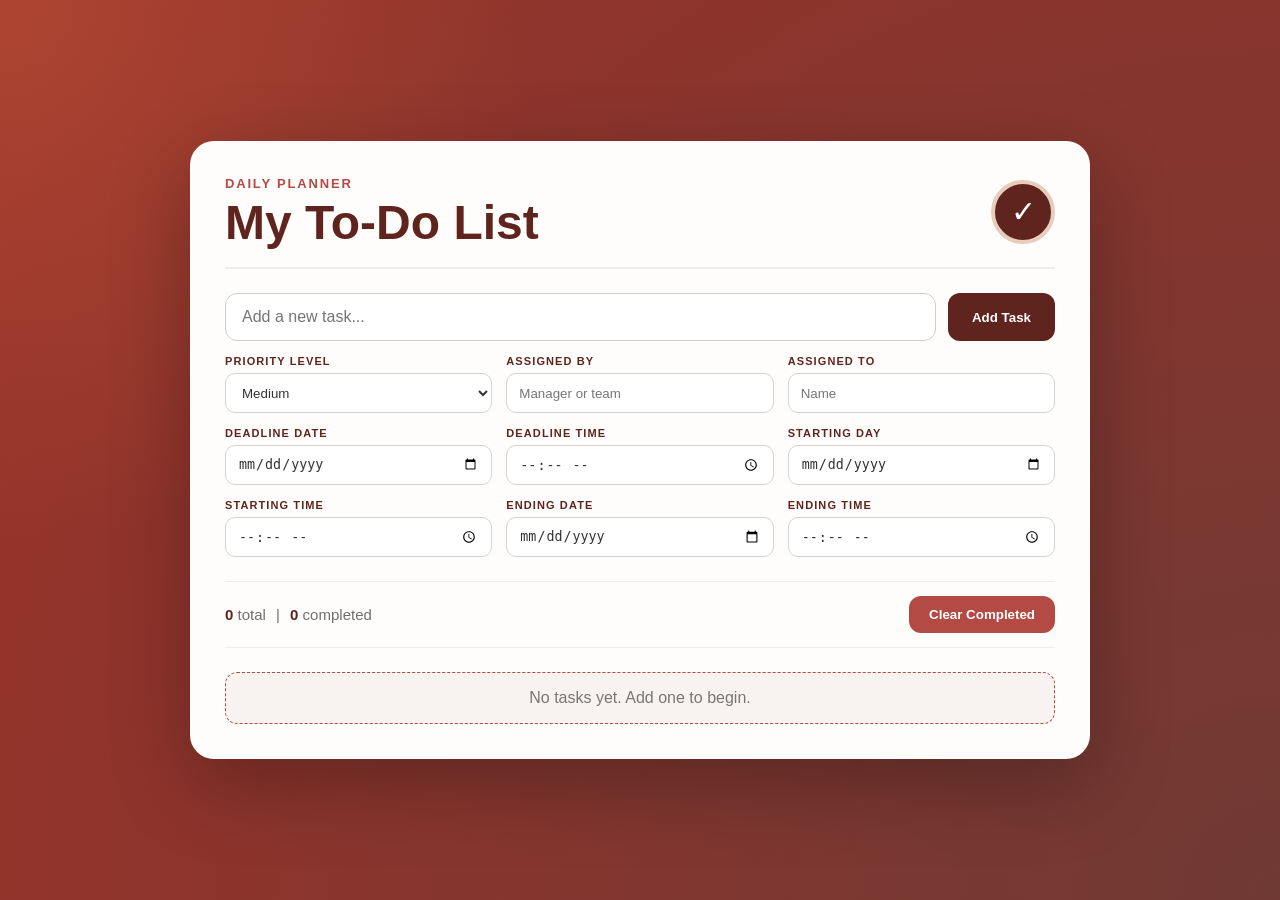
<file: 2026-08-August/Task2/todo-app/index.html>
<!DOCTYPE html>
<html lang="en">
<head>
  <meta charset="UTF-8" />
  <meta name="viewport" content="width=device-width, initial-scale=1.0" />
  <title>My To-Do List</title>
  <link rel="stylesheet" href="style.css" />
</head>
<body>
  <div class="app-wrapper">
    <section class="todo-app">
      <header class="app-header">
        <div>
          <p class="eyebrow">Daily Planner</p>
          <h1>My To-Do List</h1>
        </div>
        <div class="header-icon" aria-hidden="true">
          <span>✓</span>
        </div>
      </header>

      <section class="task-form-section">
        <div class="input-group task-title-row">
          <label class="sr-only" for="taskInput">Task name</label>
          <input type="text" id="taskInput" placeholder="Add a new task..." autocomplete="off" />
          <button id="addBtn" class="primary-btn">Add Task</button>
        </div>

        <div class="task-form-grid">
          <div class="field-group">
            <label for="priorityInput">Priority level</label>
            <select id="priorityInput">
              <option value="High">High</option>
              <option value="Medium" selected>Medium</option>
              <option value="Low">Low</option>
            </select>
          </div>

          <div class="field-group">
            <label for="assignedByInput">Assigned by</label>
            <input type="text" id="assignedByInput" placeholder="Manager or team" />
          </div>

          <div class="field-group">
            <label for="assignedToInput">Assigned to</label>
            <input type="text" id="assignedToInput" placeholder="Name" />
          </div>

          <div class="field-group">
            <label for="deadlineDateInput">Deadline date</label>
            <input type="date" id="deadlineDateInput" />
          </div>

          <div class="field-group">
            <label for="deadlineTimeInput">Deadline time</label>
            <input type="time" id="deadlineTimeInput" />
          </div>

          <div class="field-group">
            <label for="startDateInput">Starting day</label>
            <input type="date" id="startDateInput" />
          </div>

          <div class="field-group">
            <label for="startTimeInput">Starting time</label>
            <input type="time" id="startTimeInput" />
          </div>

          <div class="field-group">
            <label for="endDateInput">Ending date</label>
            <input type="date" id="endDateInput" />
          </div>

          <div class="field-group">
            <label for="endTimeInput">Ending time</label>
            <input type="time" id="endTimeInput" />
          </div>
        </div>
      </section>

      <section class="stats-bar">
        <div id="taskStats" class="task-stats">
          <span id="totalTasks">0</span> total
          <span class="divider">|</span>
          <span id="completedTasks">0</span> completed
        </div>
        <button id="clearCompletedBtn" class="secondary-btn">Clear Completed</button>
      </section>

      <section class="task-list-section">
        <ul id="taskList" class="task-list"></ul>
      </section>
    </section>
  </div>

  <script src="script.js"></script>
</body>
</html>
</file>
<file: 2026-08-August/Task2/todo-app/style.css>
* {
  box-sizing: border-box;
  margin: 0;
  padding: 0;
}

body {
  font-family: Arial, Helvetica, sans-serif;
  background:
    radial-gradient(circle at top left, rgba(231, 123, 73, 0.25), transparent 35%),
    radial-gradient(circle at bottom right, rgba(96, 36, 30, 0.90), rgba(149, 39, 29, 0.95));
  min-height: 100vh;
  color: #2c2c2c;
  display: flex;
  align-items: center;
  justify-content: center;
  padding: 28px;
}

.app-wrapper {
  width: min(100%, 900px);
}

.todo-app {
  background: #fffdfb;
  border-radius: 24px;
  padding: 34px;
  border: 1px solid rgba(255,255,255,.6);
  box-shadow: 0 25px 80px rgba(0,0,0,.28);
}

.app-header {
  display: flex;
  align-items: center;
  justify-content: space-between;
  border-bottom: 2px solid #eee;
  padding-bottom: 20px;
}

.eyebrow {
  color: #B34A44;
  font-size: 13px;
  font-weight: 800;
  letter-spacing: 0.14em;
  text-transform: uppercase;
}

h1 {
  margin-top: 8px;
  font-size: clamp(2rem, 5vw, 3rem);
  line-height: 1;
  color: #60241E;
}

.header-icon {
  width: 64px;
  height: 64px;
  display: grid;
  place-items: center;
  border-radius: 50%;
  background: #60241E;
  color: white;
  font-size: 30px;
  border: 4px solid #E7CDBB;
}

.task-form-section {
  margin-top: 24px;
}

.input-group {
  display: flex;
  gap: 12px;
  align-items: center;
}

.task-title-row {
  align-items: stretch;
}

#taskInput {
  flex: 1;
  height: 48px;
  border-radius: 12px;
  border: 1px solid #cfcfcf;
  padding: 0 16px;
  font-size: 16px;
  outline: none;
  transition: border-color 180ms ease, box-shadow 180ms ease;
}

#taskInput:focus {
  border-color: #E77B49;
  box-shadow: 0 0 0 3px rgba(231, 123, 73, 0.2);
}

.task-form-grid {
  display: grid;
  grid-template-columns: repeat(3, minmax(175px, 1fr));
  gap: 14px;
  margin-top: 14px;
}

.field-group {
  display: flex;
  flex-direction: column;
  gap: 6px;
}

.field-group label {
  color: #60241E;
  font-size: 11px;
  font-weight: 800;
  letter-spacing: 0.1em;
  text-transform: uppercase;
}

.field-group input,
.field-group select {
  height: 40px;
  border-radius: 10px;
  border: 1px solid #d4d4d4;
  padding: 0 12px;
  color: #333;
  background: white;
}

.field-group input:focus,
.field-group select:focus {
  border-color: #E77B49;
  outline: 2px solid rgba(231, 123, 73, 0.2);
}

button {
  border: none;
  cursor: pointer;
  font-weight: 700;
  transition: transform 160ms ease, filter 160ms ease, background 160ms ease;
}

button:hover {
  filter: brightness(0.96);
}

button:active {
  transform: scale(0.98);
}

.primary-btn {
  background: #60241E;
  color: white;
  height: 48px;
  padding-inline: 24px;
  border-radius: 12px;
}

.secondary-btn {
  background: #B34A44;
  color: white;
  padding: 11px 20px;
  border-radius: 12px;
}

.stats-bar {
  margin-top: 24px;
  display: flex;
  align-items: center;
  justify-content: space-between;
  gap: 18px;
  padding: 14px 0;
  border-top: 1px solid #eee;
  border-bottom: 1px solid #eee;
}

.task-stats {
  color: #707070;
  font-size: 15px;
}

.task-stats span:first-child,
.task-stats span:nth-child(3) {
  color: #60241E;
  font-weight: 900;
}

.divider {
  margin-inline: 6px;
}

.task-list-section {
  margin-top: 24px;
}

.task-list {
  list-style: none;
}

.task-item {
  display: flex;
  align-items: center;
  justify-content: space-between;
  gap: 12px;
  padding: 14px 12px;
  border-radius: 12px;
  background: #f8f8f8;
  border: 1px solid #eee;
  margin-bottom: 12px;
}

.task-text-wrap {
  flex: 1;
  display: flex;
  align-items: center;
  min-width: 0;
}

.task-text {
  color: #333;
  font-size: 16px;
  font-weight: 700;
  overflow-wrap: anywhere;
}

.task-title-row .task-text {
  color: #60241E;
}

.task-item.completed .task-text {
  color: #8d8d8d;
  text-decoration: line-through;
}

.task-item.completed {
  background: #ececea;
  border-color: #d8d8d8;
}

.task-card-body {
  display: flex;
  flex-direction: column;
  gap: 8px;
  flex: 1;
  min-width: 0;
}

.task-title-row {
  display: flex;
  align-items: center;
  justify-content: space-between;
  gap: 12px;
}

.task-overview {
  display: flex;
  align-items: center;
  gap: 10px;
  flex-wrap: wrap;
}

.priority-pill {
  display: inline-flex;
  align-items: center;
  padding: 5px 11px;
  border-radius: 999px;
  font-size: 11px;
  font-weight: 900;
  letter-spacing: 0.12em;
  color: white;
  background: #B34A44;
}

.priority-pill.high {
  background: #95271D;
}

.priority-pill.medium {
  background: #E77B49;
}

.priority-pill.low {
  background: #767676;
}

.task-details-grid {
  display: grid;
  grid-template-columns: repeat(2, minmax(180px, auto));
  gap: 8px 20px;
  color: #575757;
  font-size: 12px;
}

.task-detail {
  display: flex;
  align-items: center;
  gap: 6px;
}

.task-detail strong {
  color: #60241E;
}

.task-actions {
  display: flex;
  gap: 10px;
}

.complete-btn,
.delete-btn {
  padding: 9px 15px;
  border-radius: 10px;
  font-size: 13px;
}

.complete-btn {
  background: #E77B49;
  color: white;
}

.delete-btn {
  background: #B34A44;
  color: white;
}

.task-item.completed .complete-btn {
  background: #95271D;
}

.task-item.editing .task-text-wrap {
  display: none;
}

.task-item.editing .task-edit-input {
  display: block;
}

.task-edit-input {
  display: none;
  width: 100%;
  border-radius: 10px;
  border: 1px solid #d2d2d2;
  padding: 9px 12px;
  font: inherit;
}

.empty-state {
  padding: 16px;
  text-align: center;
  color: #777;
  background: #f8f3f1;
  border-radius: 12px;
  border: 1px dashed #B34A44;
}

@media (max-width: 640px) {
  .todo-app {
    padding: 22px;
  }

  .app-header {
    align-items: flex-start;
  }

  .input-group {
    flex-direction: column;
    align-items: stretch;
  }

  #taskInput,
  .primary-btn {
    width: 100%;
  }

  .task-item {
    align-items: flex-start;
    flex-direction: column;
  }

  .task-actions {
    width: 100%;
  }

  .complete-btn,
  .delete-btn {
    flex: 1;
  }

  .stats-bar {
    align-items: flex-start;
    flex-direction: column;
  }
}

.sr-only {
  position: absolute;
  width: 1px;
  height: 1px;
  padding: 0;
  margin: -1px;
  overflow: hidden;
  clip: rect(0, 0, 0, 0);
  white-space: nowrap;
  border: 0;
}
</file>
